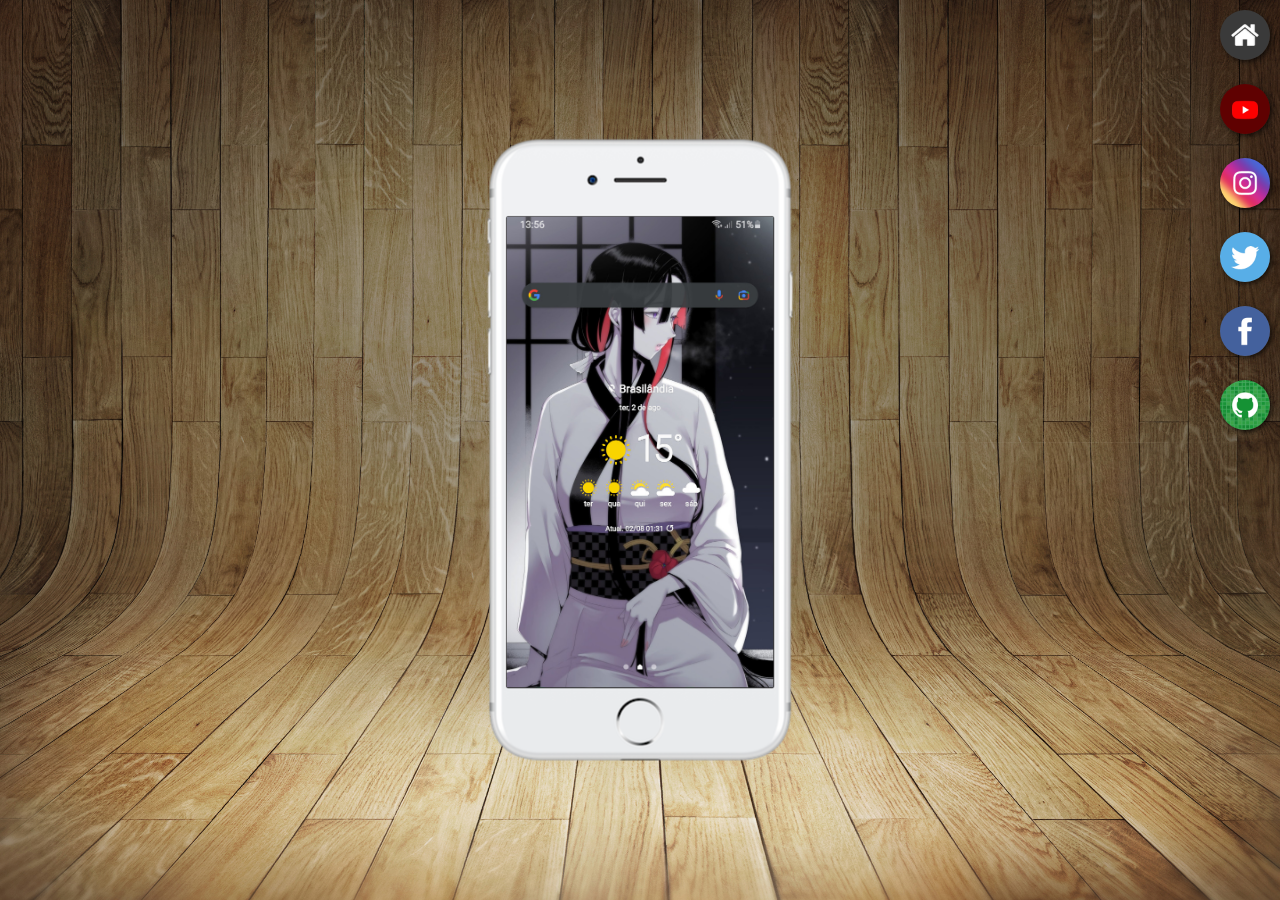
<file: index.html>
<!DOCTYPE html>
<html lang="pt-br">
<head>
    <meta charset="UTF-8">
    <meta http-equiv="X-UA-Compatible" content="IE=edge">
    <meta name="viewport" content="width=device-width, initial-scale=1.0">
    <link rel="shortcut icon" href="favicon.ico" type="image/x-icon">
    <title>Projeto Redes Socias</title>
    <link rel="stylesheet" href="estilo/style.css">
</head>
<body>
    <main>
        <section id="telefone">
            <iframe src="home.html" name="tela" id="tela"frameborder="0">
                Seu navegador não é compativel com isso
            </iframe>

        </section>
        <section id="redes-sociais">
            <a href="home.html" target="tela"><img src="imagens/logo-home.jpg" alt=""></a><br>
            <a href="youtube.html" target="tela"><img src="imagens/logo-youtube.jpg" alt=""></a><br>
            <a href="instagram.html" target="tela"><img src="imagens/logo-instagram.jpg" alt=""></a><br>
            <a href="twitter.html" target="tela"><img src="imagens/logo-twitter.jpg" alt=""></a><br>
            <a href="facebook.html" target="tela"><img src="imagens/logo-facebook.jpg" alt=""></a><br>
            <a href="github.html" target="tela"><img src="imagens/logo-github.jpg" alt=""></a>


        </section>
    </main>
    
</body>
</html>
</file>
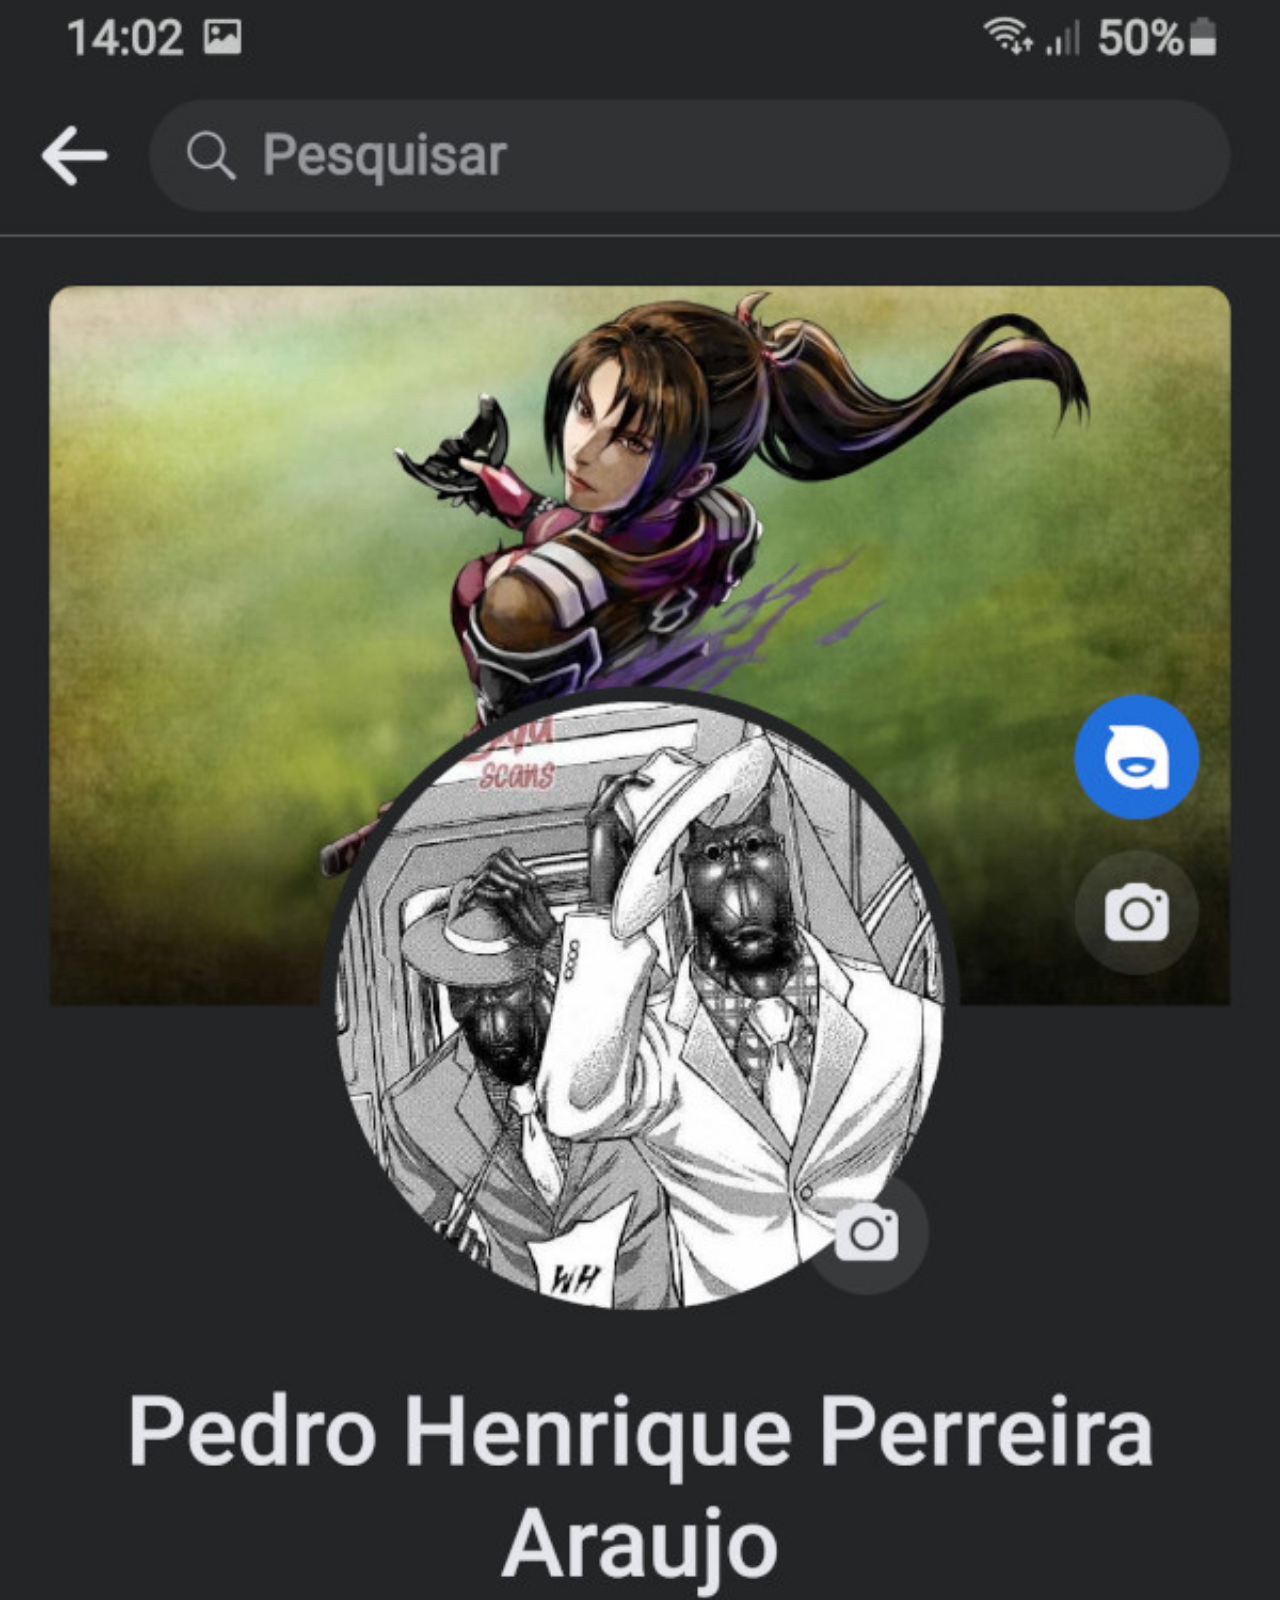
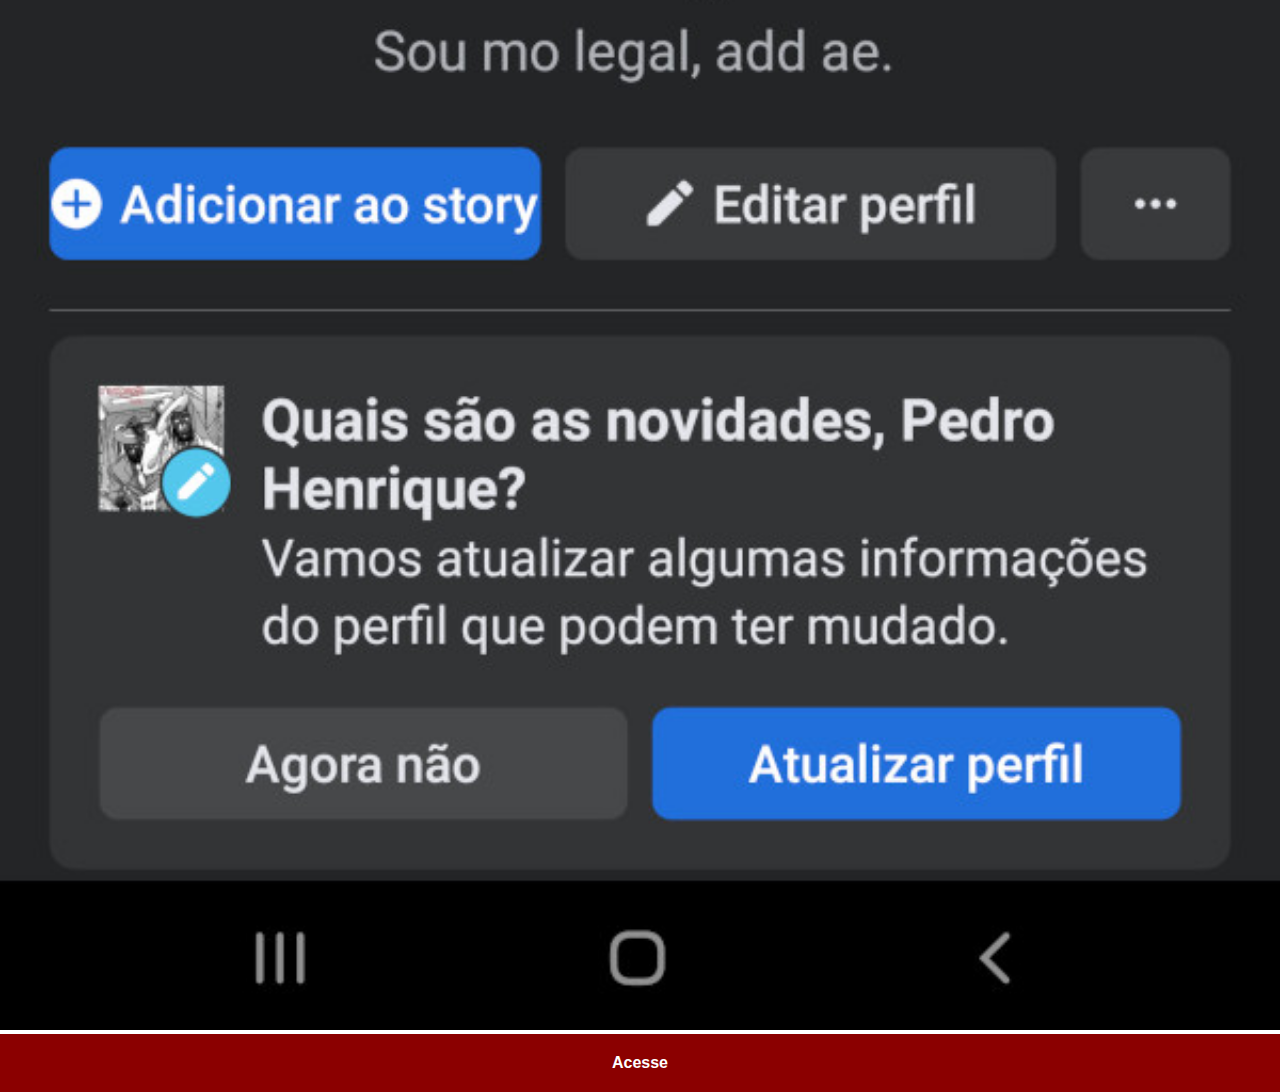
<file: facebook.html>
<!DOCTYPE html>
<html lang="pt-br">
<head>
    <meta charset="UTF-8">
    <meta http-equiv="X-UA-Compatible" content="IE=edge">
    <meta name="viewport" content="width=device-width, initial-scale=1.0">
    <title>Facebook</title>
   <link rel="stylesheet" href="estilo/social.css">
</head>
<body>
    <img src="imagens/tela-facebook.jpg" alt="youtube">
    <a href="https://www.facebook.com/" target="_blank">Acesse</a>
    
</body>
</html>
</file>
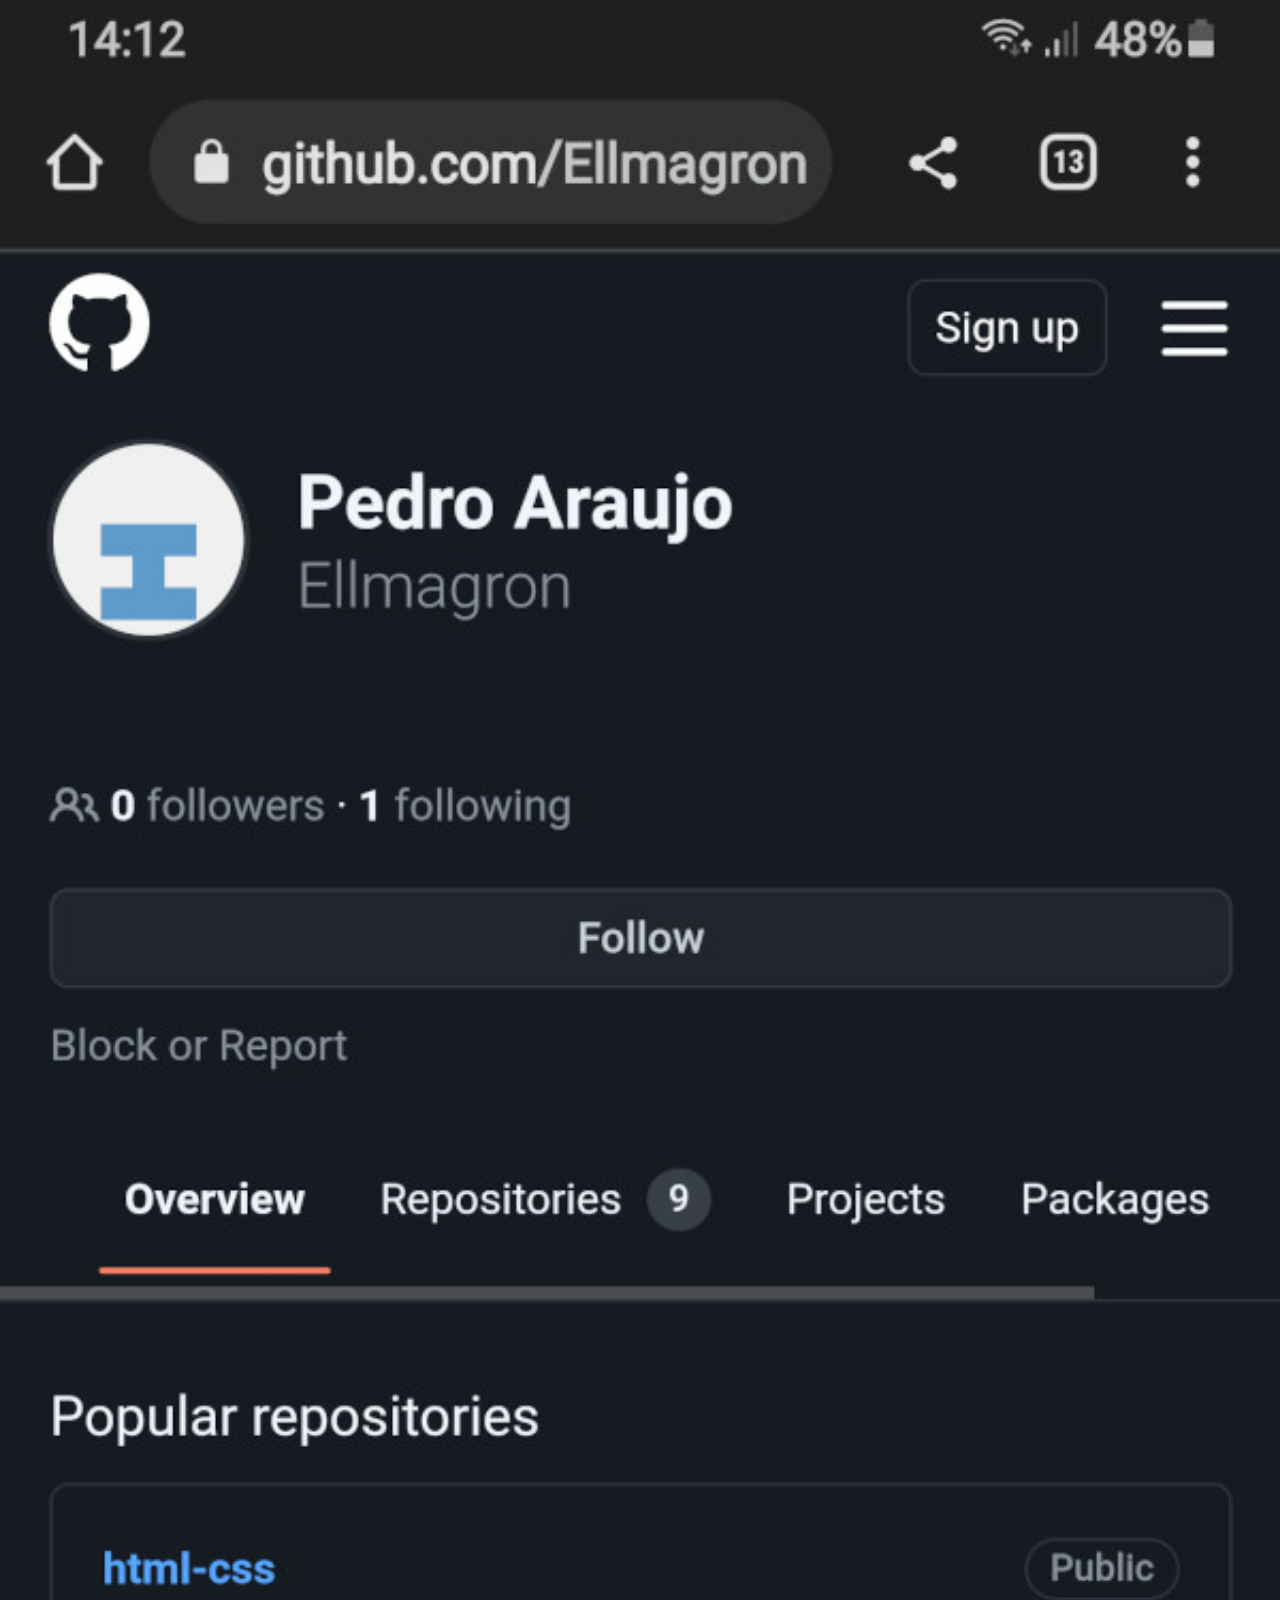
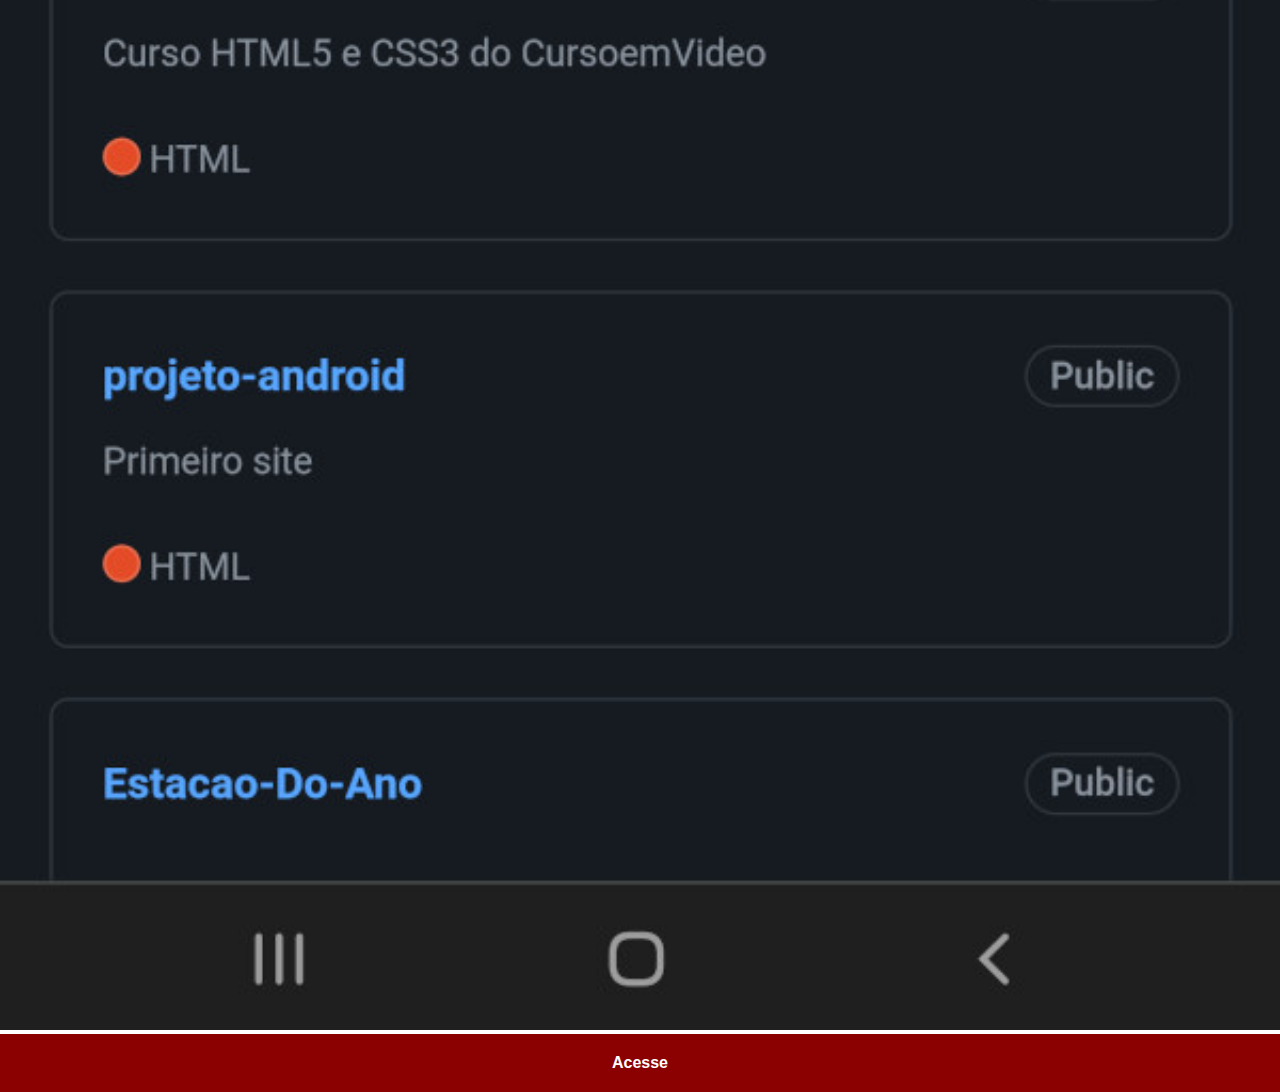
<file: github.html>
<!DOCTYPE html>
<html lang="pt-br">
<head>
    <meta charset="UTF-8">
    <meta http-equiv="X-UA-Compatible" content="IE=edge">
    <meta name="viewport" content="width=device-width, initial-scale=1.0">
    <title>Github</title>
   <link rel="stylesheet" href="estilo/social.css">
</head>
<body>
    <img src="imagens/tela-github.jpg" alt="youtube">
    <a href="https://github.com/Ellmagron" target="_blank">Acesse</a>
    
</body>
</html>
</file>
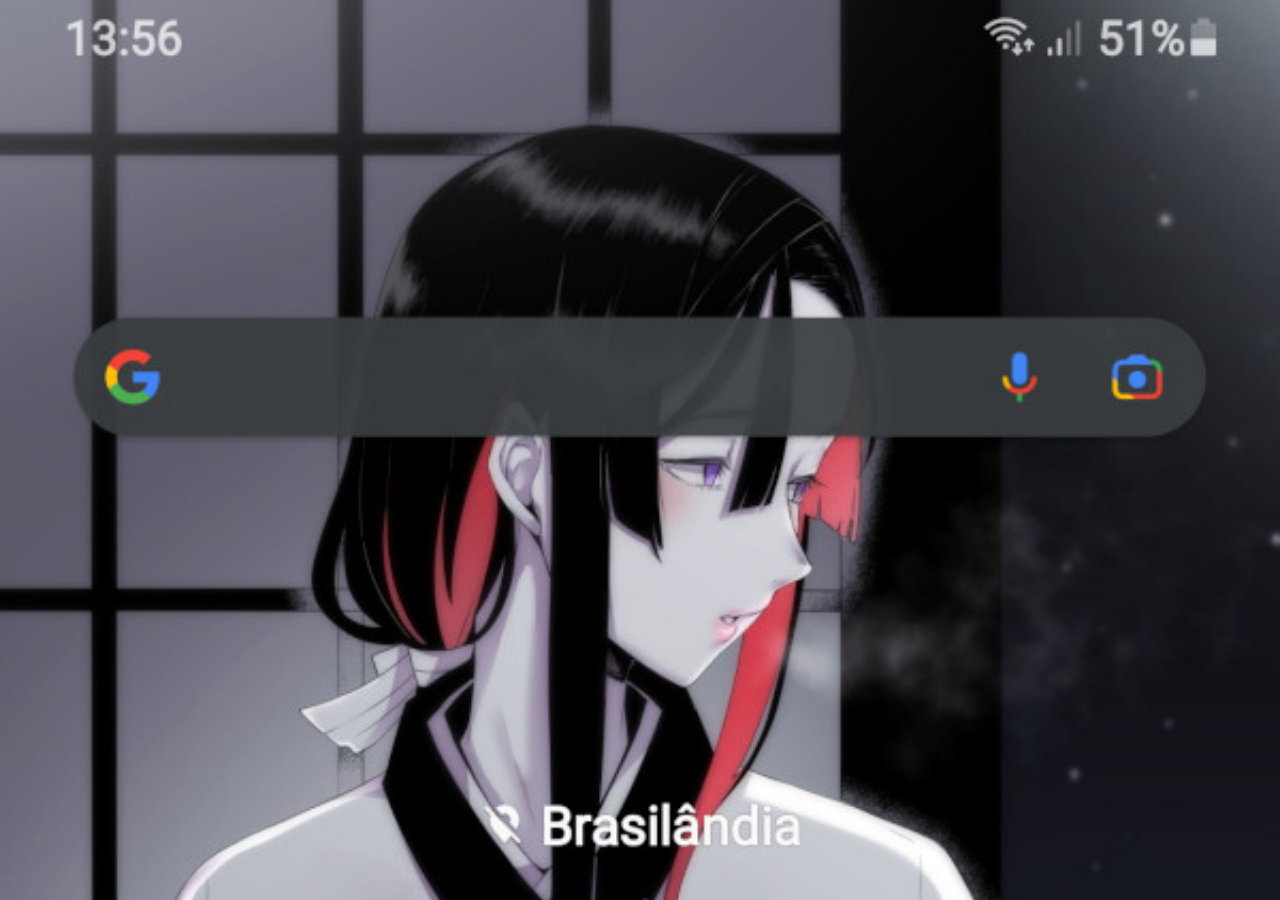
<file: home.html>
<!DOCTYPE html>
<html lang="pt-br">
<head>
    <meta charset="UTF-8">
    <meta http-equiv="X-UA-Compatible" content="IE=edge">
    <meta name="viewport" content="width=device-width, initial-scale=1.0">
    <title>home</title>
    <style>
        *{ 
            margin: 0px;
            padding: 0px;
        }

        body{
            width: 100vw;
            height: 100vh;
            background: black url('imagens/tela-home.jpg') no-repeat top center;
            background-size: cover;
        }
    </style>
</head>
<body>
    
</body>
</html>
</file>
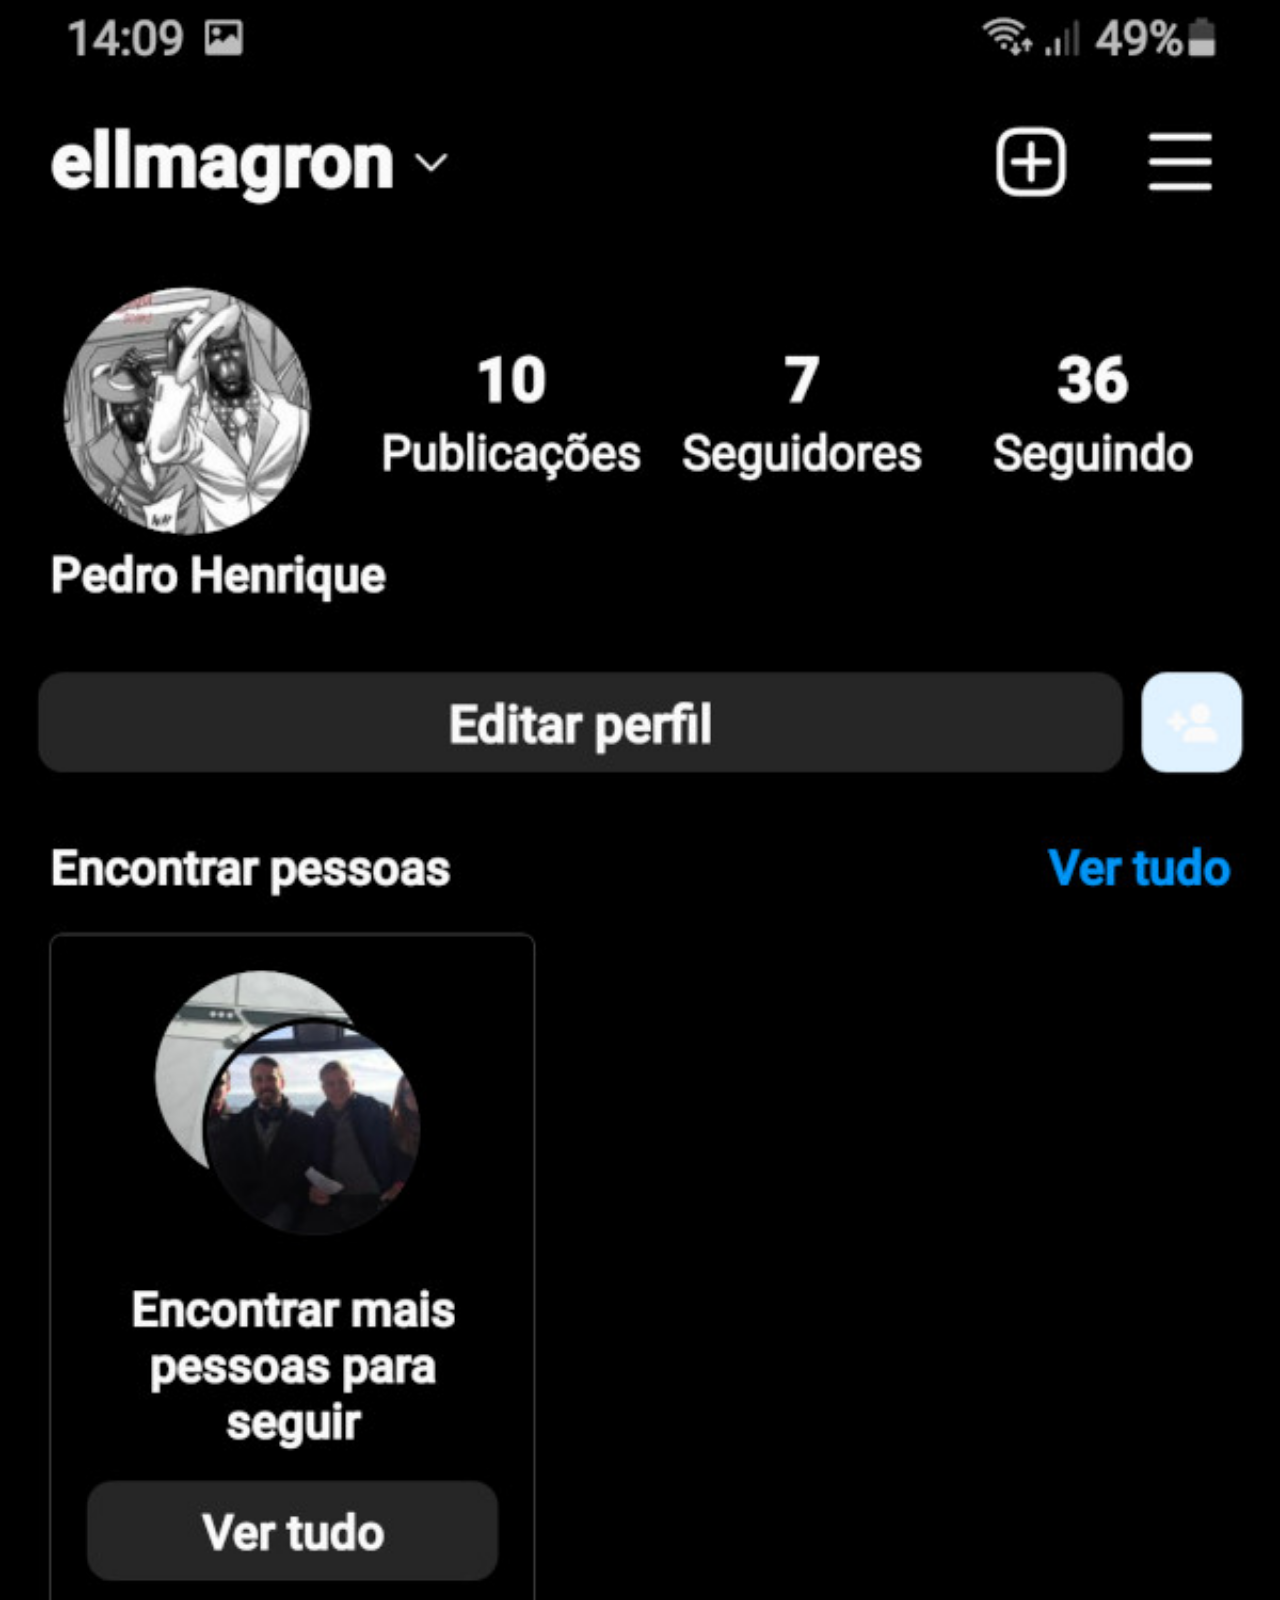
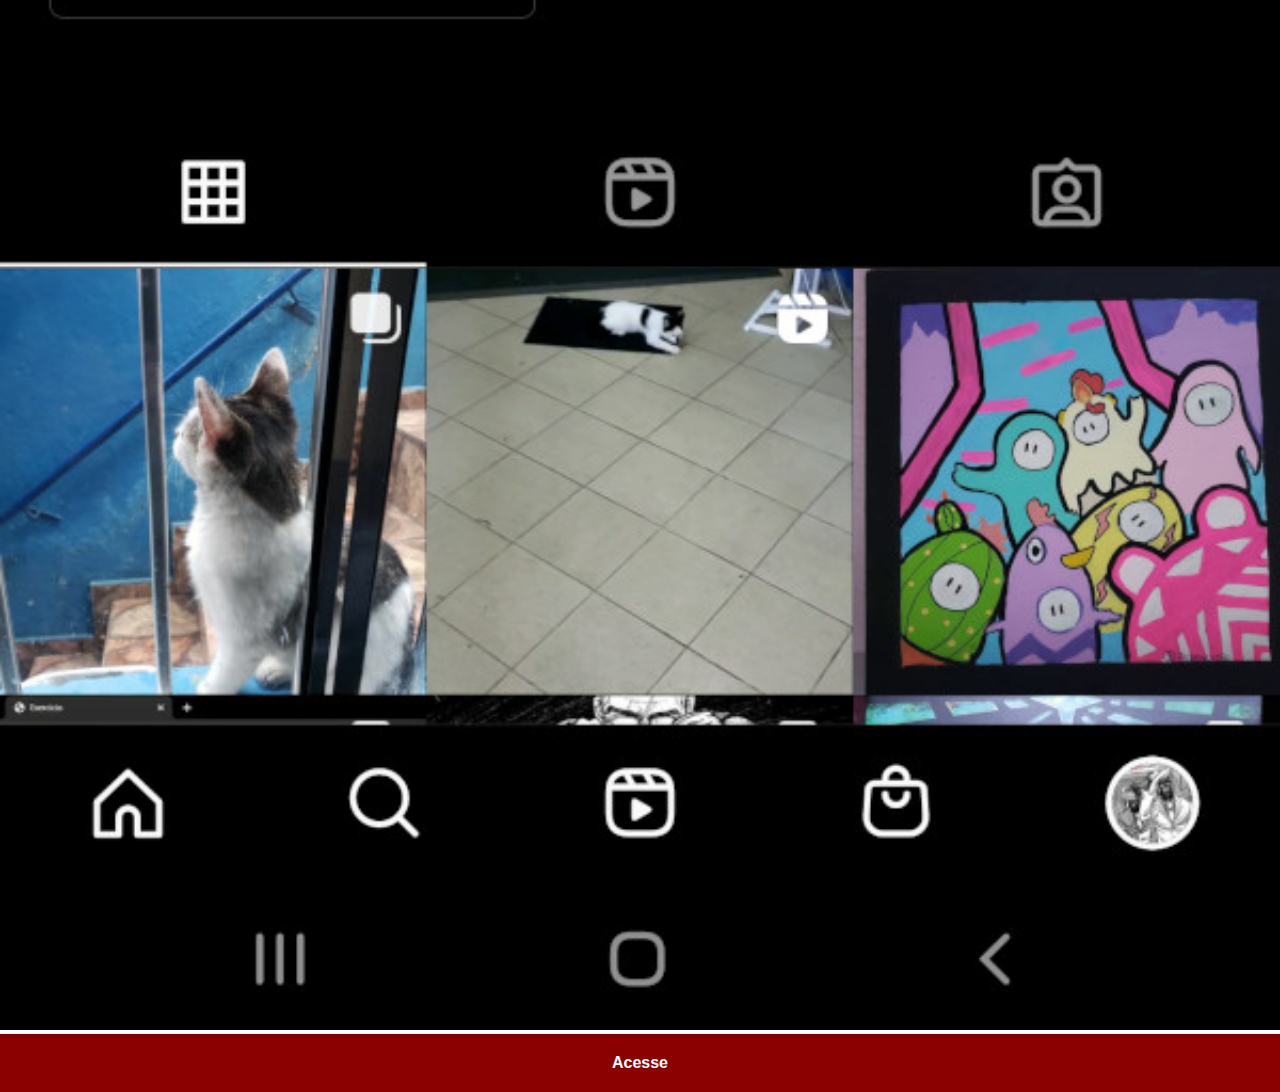
<file: instagram.html>
<!DOCTYPE html>
<html lang="pt-br">
<head>
    <meta charset="UTF-8">
    <meta http-equiv="X-UA-Compatible" content="IE=edge">
    <meta name="viewport" content="width=device-width, initial-scale=1.0">
    <title>Instagram</title>
   <link rel="stylesheet" href="estilo/social.css">
</head>
<body>
    <img src="imagens/tela-instagram.jpg" alt="youtube">
    <a href="https://www.instagram.com" target="_blank">Acesse</a>
    
</body>
</html>
</file>
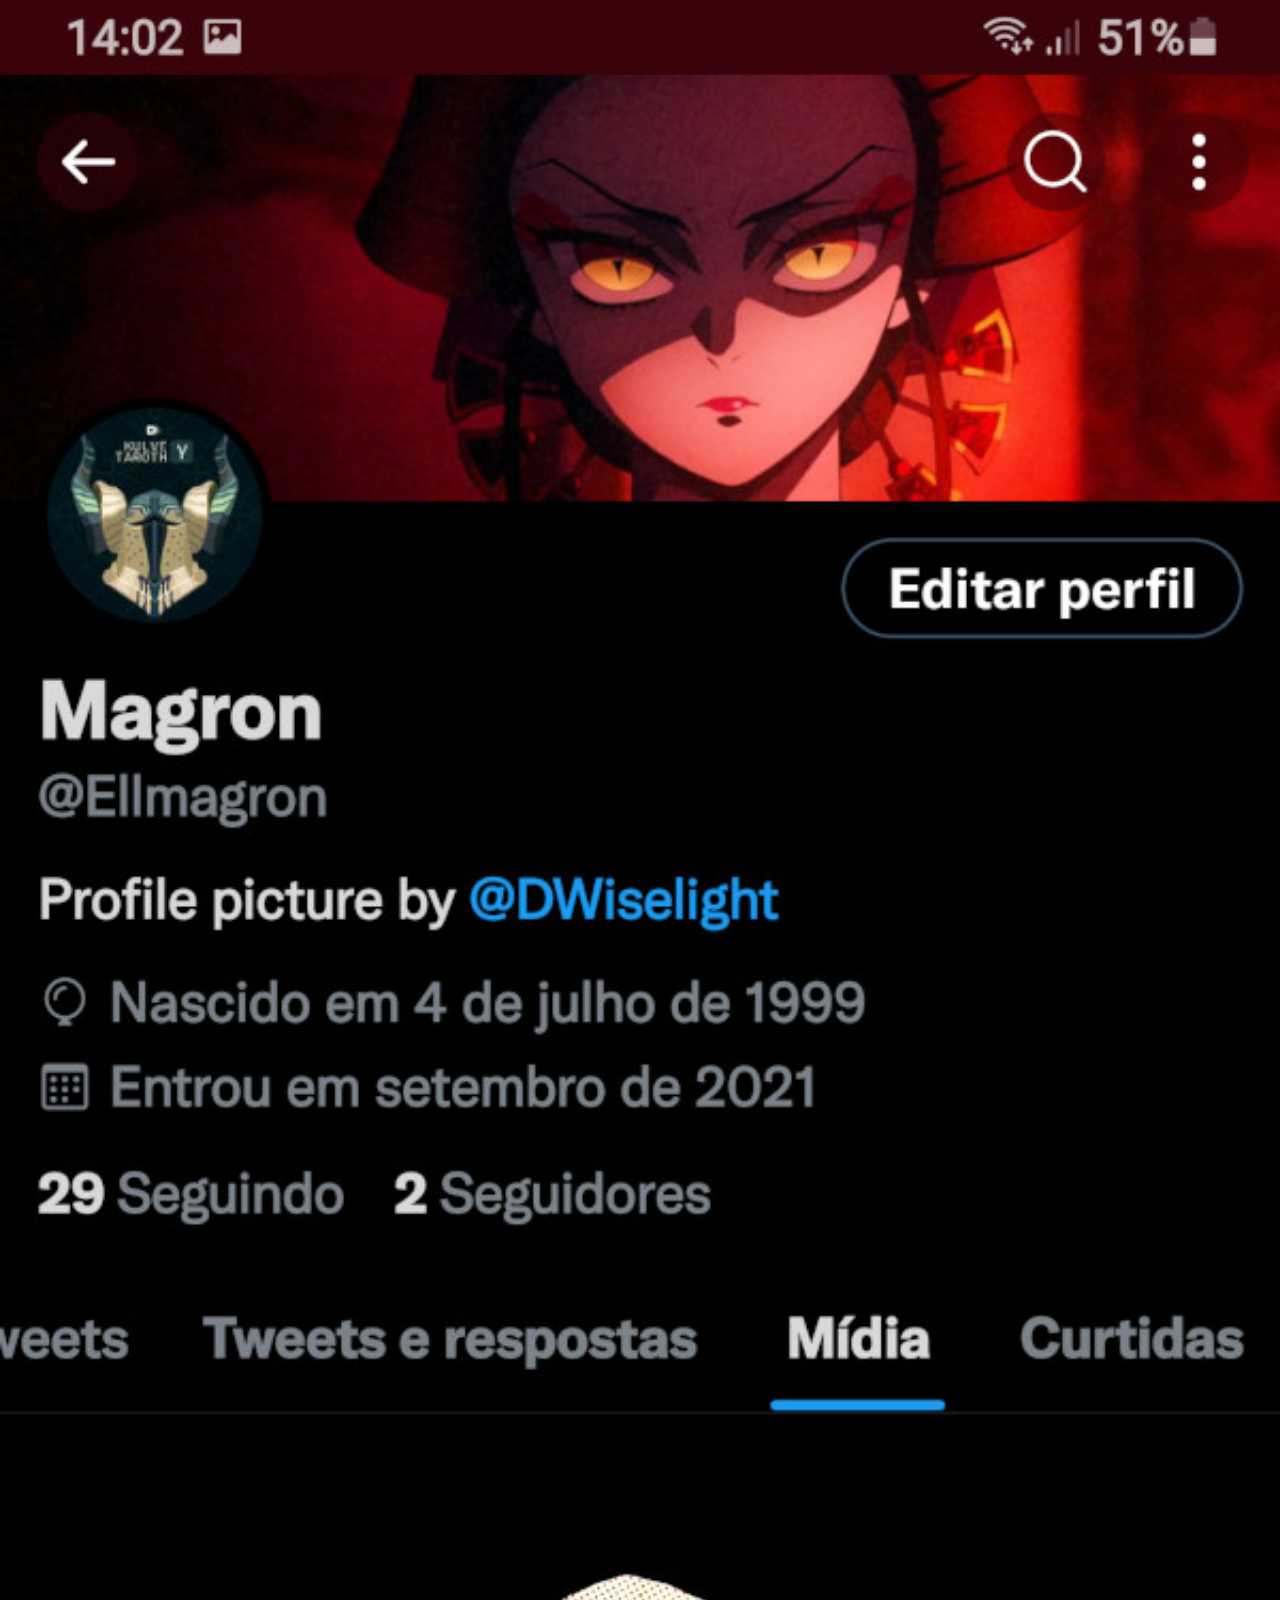
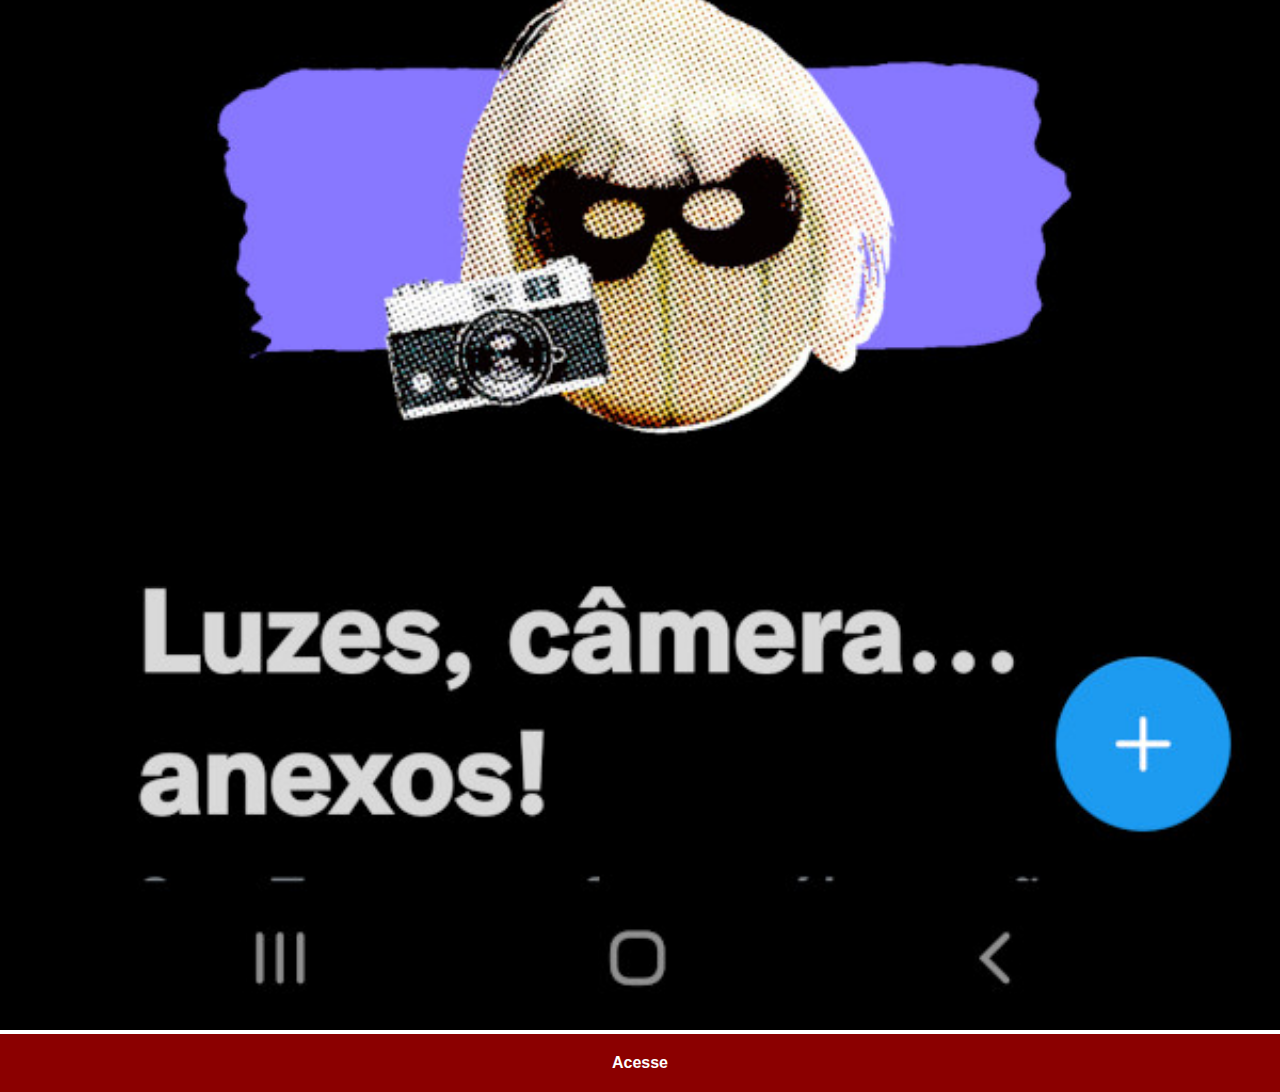
<file: twitter.html>
<!DOCTYPE html>
<html lang="pt-br">
<head>
    <meta charset="UTF-8">
    <meta http-equiv="X-UA-Compatible" content="IE=edge">
    <meta name="viewport" content="width=device-width, initial-scale=1.0">
    <title>Twitter</title>
   <link rel="stylesheet" href="estilo/social.css">
</head>
<body>
    <img src="imagens/tela-twitter.jpg" alt="youtube">
    <a href="https://twitter.com/Ellmagron" target="_blank">Acesse</a>
    
</body>
</html>
</file>
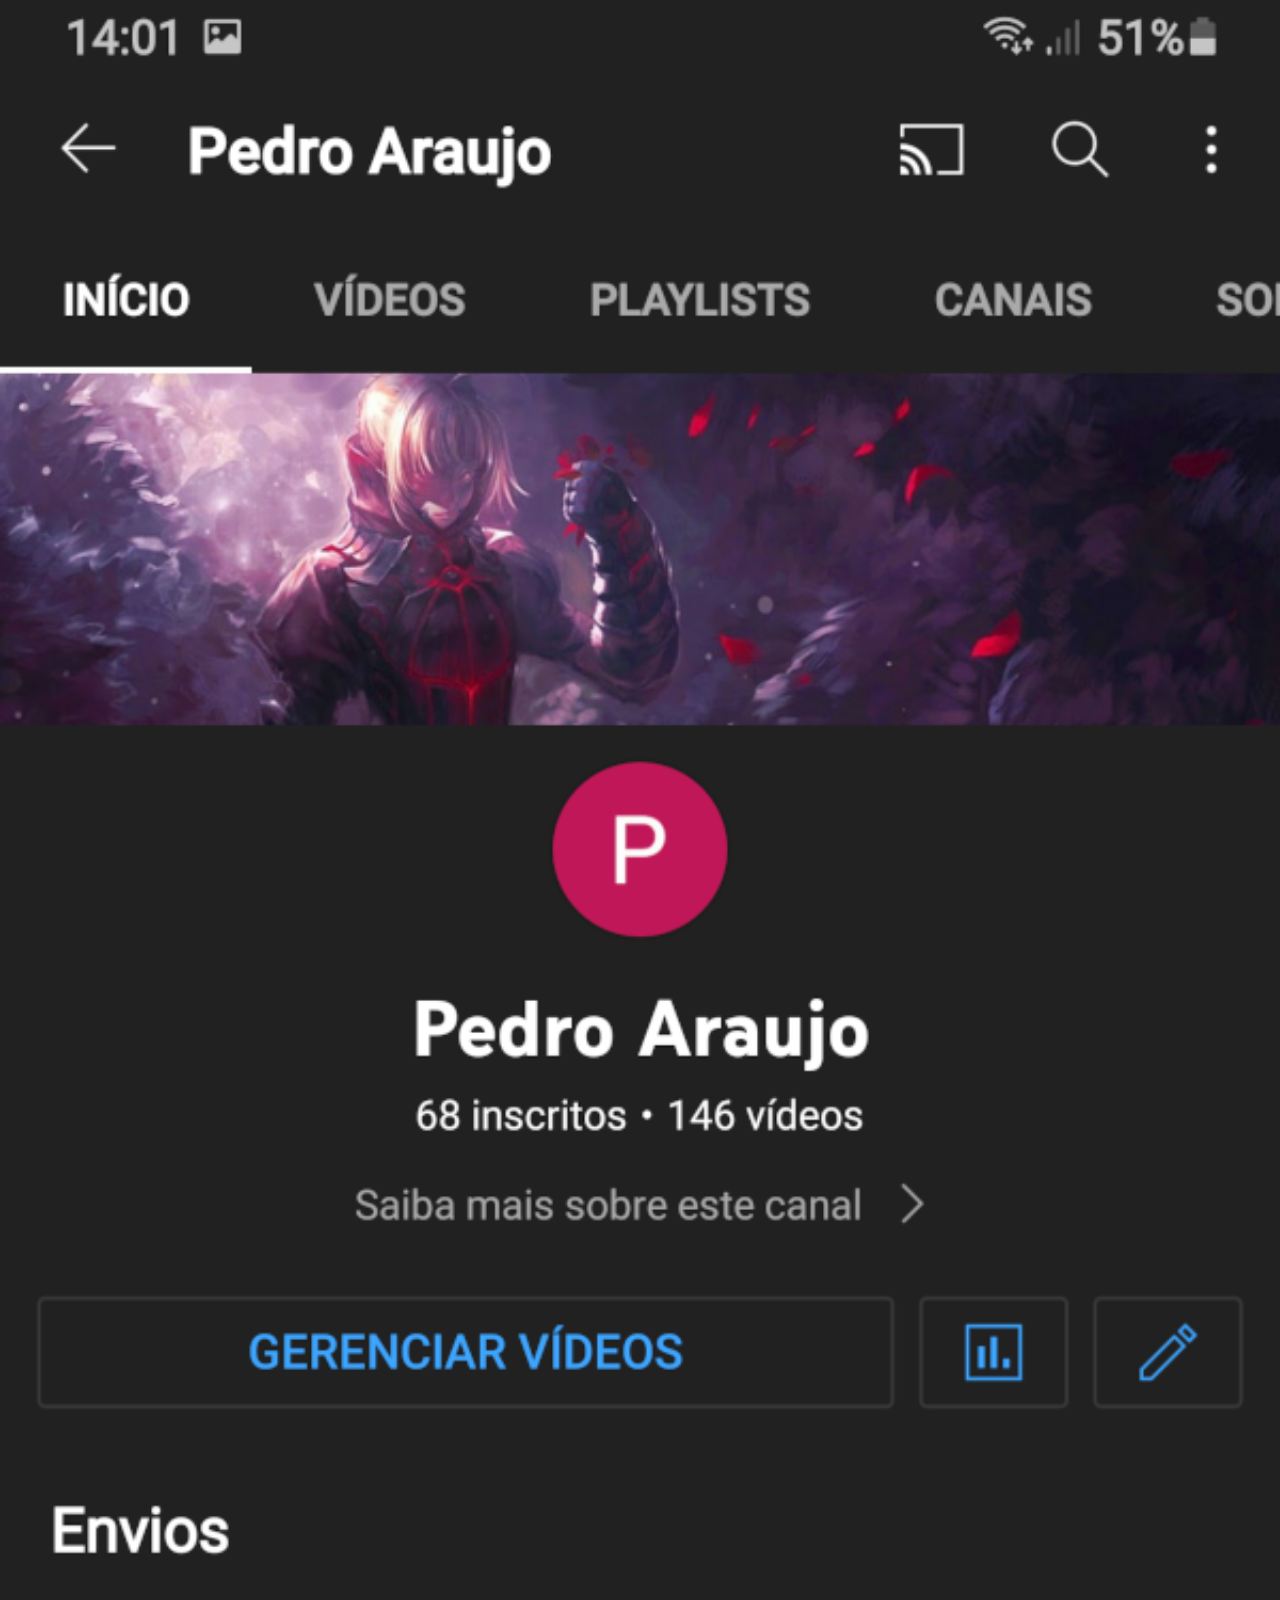
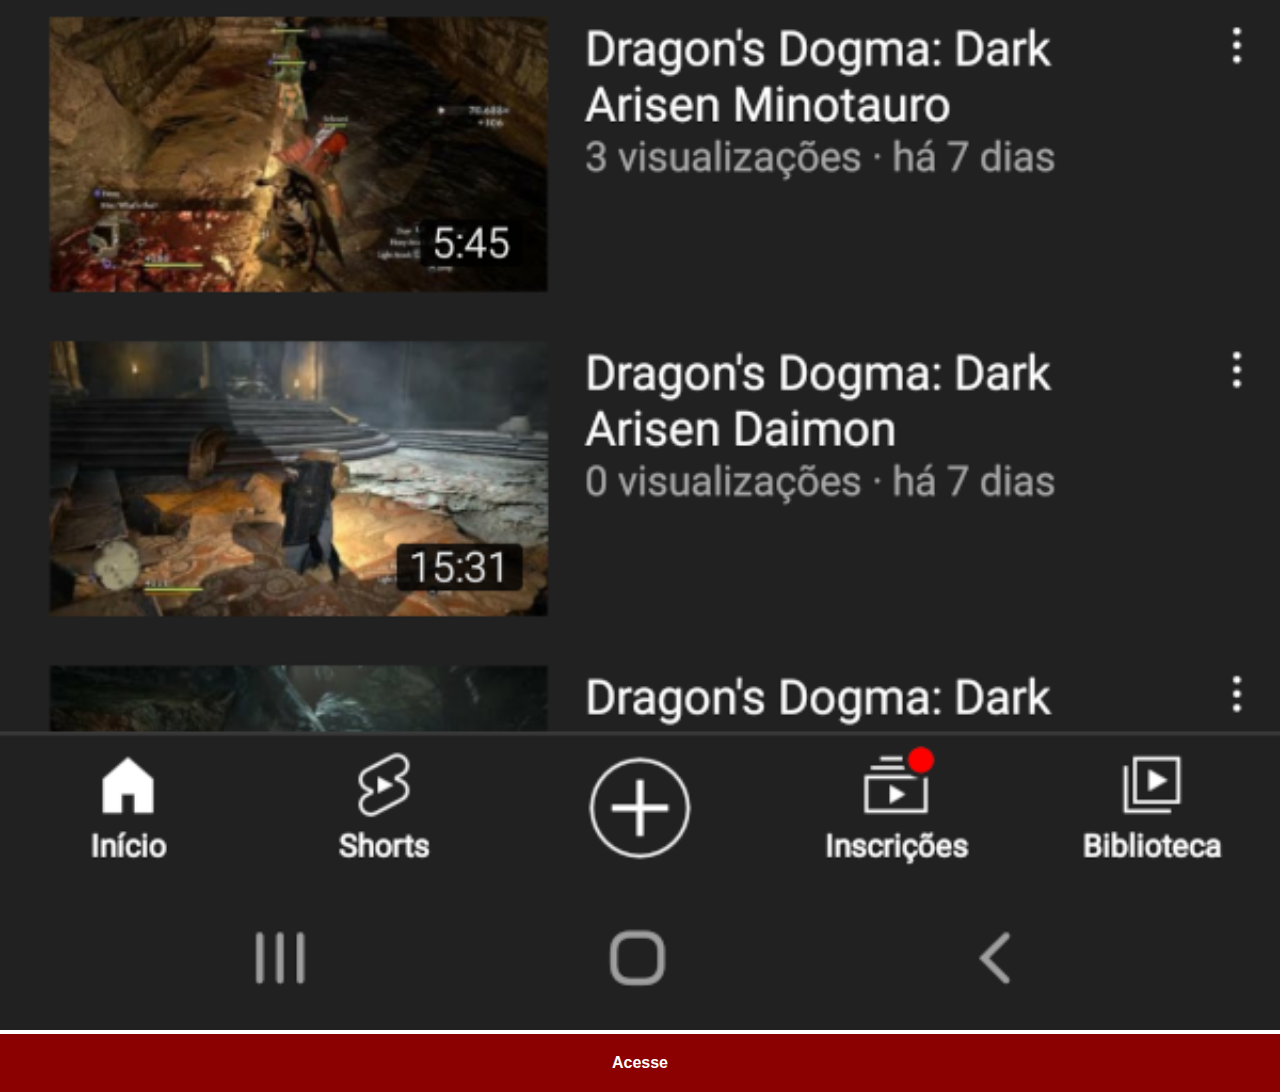
<file: youtube.html>
<!DOCTYPE html>
<html lang="pt-br">
<head>
    <meta charset="UTF-8">
    <meta http-equiv="X-UA-Compatible" content="IE=edge">
    <meta name="viewport" content="width=device-width, initial-scale=1.0">
    <title>youtube</title>
   <link rel="stylesheet" href="estilo/social.css">
</head>
<body>
    <img src="imagens/tela-youtube.png" alt="youtube">
    <a href="https://www.youtube.com/" target="_blank">Acesse</a>
    
</body>
</html>
</file>
<file: estilo/style.css>
@charset "UTF-8";  

* {
    margin: 0px;
    padding: 0px;
    font-family: Arial, Helvetica, sans-serif;
}

html, body{
    height: 100vh;
    width: 100vw;
    background-color: black;

}

body{
    background: url('../imagens/fundo-madeira.jpg') no-repeat top center;
    background-size: cover;
    background-attachment: fixed;
}

main{
    position: relative;
    height: 100vh;
}

section#telefone{
    position: absolute;
    top: 50%;
    left: 50%;
    transform: translate(-50%, -50%);

    height: 627px;
    width: 311px;
    background: url('../imagens/frame-iphone.png')no-repeat;
}

iframe#tela{
    position: relative;
    top: 80px;
    left: 22px;
    width: 267px;
    height: 471px;
}
section#redes-sociais{
    text-align: right;

}
section#redes-sociais img{
    width: 50px;
    margin: 10px;
    border-radius: 50px;
    box-shadow: 2px 2px 5px rgba(0, 0, 0, 0.658);
    box-sizing: border-box;
}
section#redes-sociais img:hover {
    border: 2px solid rgba(255, 255, 255, 0.637);
    transform: translate(-3px, -3px);
    box-shadow: 5px 5px 10px rgba(0, 0, 0, 0.623);
    transition: transforn .3s, border .5s;

}
</file>
<file: estilo/social.css>
@charset "UTF-8";
* {
    margin: 0px;
    padding: 0px;
    font-family: Arial, Helvetica, sans-serif;

}
::-webkit-scrollbar{
    width: 0px;
    height: 0px;
}
img{
    width: 100vw;

}

a{
    display: block;
    background-color: darkred;
    color: white;
    padding: 20px;
    text-align: center;
    font-weight: bolder;
    text-decoration: none;

}

a:hover{
    background-color: red;

}
</file>
